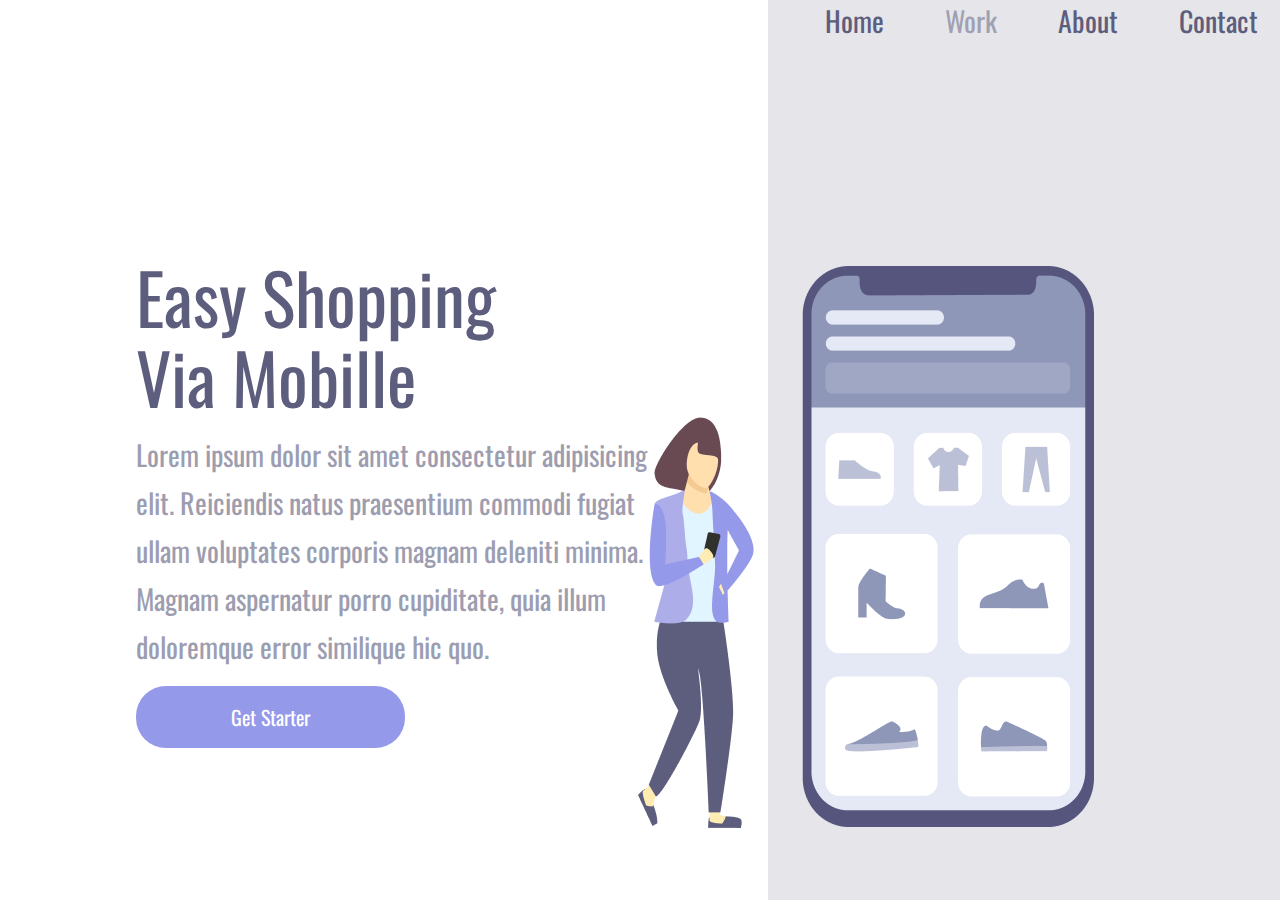
<file: index.html>
<!DOCTYPE html>
<html lang="pt-br"></html>
<head>
    <meta charset="UTF-8">
    <meta name="viewport" content="width=device-width, initial-scale=1.0">
    <title>EasyShopping</title>
    <link rel="stylesheet" href="./Projeto2css.css">
    <link rel="preconnect" href="https://fonts.googleapis.com">
    <link rel="preconnect" href="https://fonts.gstatic.com" crossorigin>
    <link href="https://fonts.googleapis.com/css2?family=Oswald:wght@200..700&family=Poppins:ital,wght@0,100;0,200;0,300;0,400;0,500;0,600;0,700;0,800;0,900;1,100;1,200;1,300;1,400;1,500;1,600;1,700;1,800;1,900&display=swap" rel="stylesheet">
</head>
<body>
            
            <div class="wrapper">
            <section class="container-left"> 
                        <h1>Easy Shopping Via Mobille</h1>
                        <p>Lorem ipsum dolor sit amet consectetur adipisicing elit. Reiciendis natus praesentium commodi fugiat ullam voluptates corporis magnam deleniti minima. Magnam aspernatur porro cupiditate, quia illum doloremque error similique hic quo.</p>
                        <button>Get Starter</button>
           </section>
           
          <section class="container-right"> 
                    
            
            <header>
           
                <a class="link-header">Home</a>
                <a class="link-header">Work</a>
                <a class="link-header">About</a>
                <a class="link-header">Contact</a>
           
                </header>
                
                <img src="./IMG/Illustration-3-3.png"> 

                </section>
            </div>

</body>
</html>
</file>
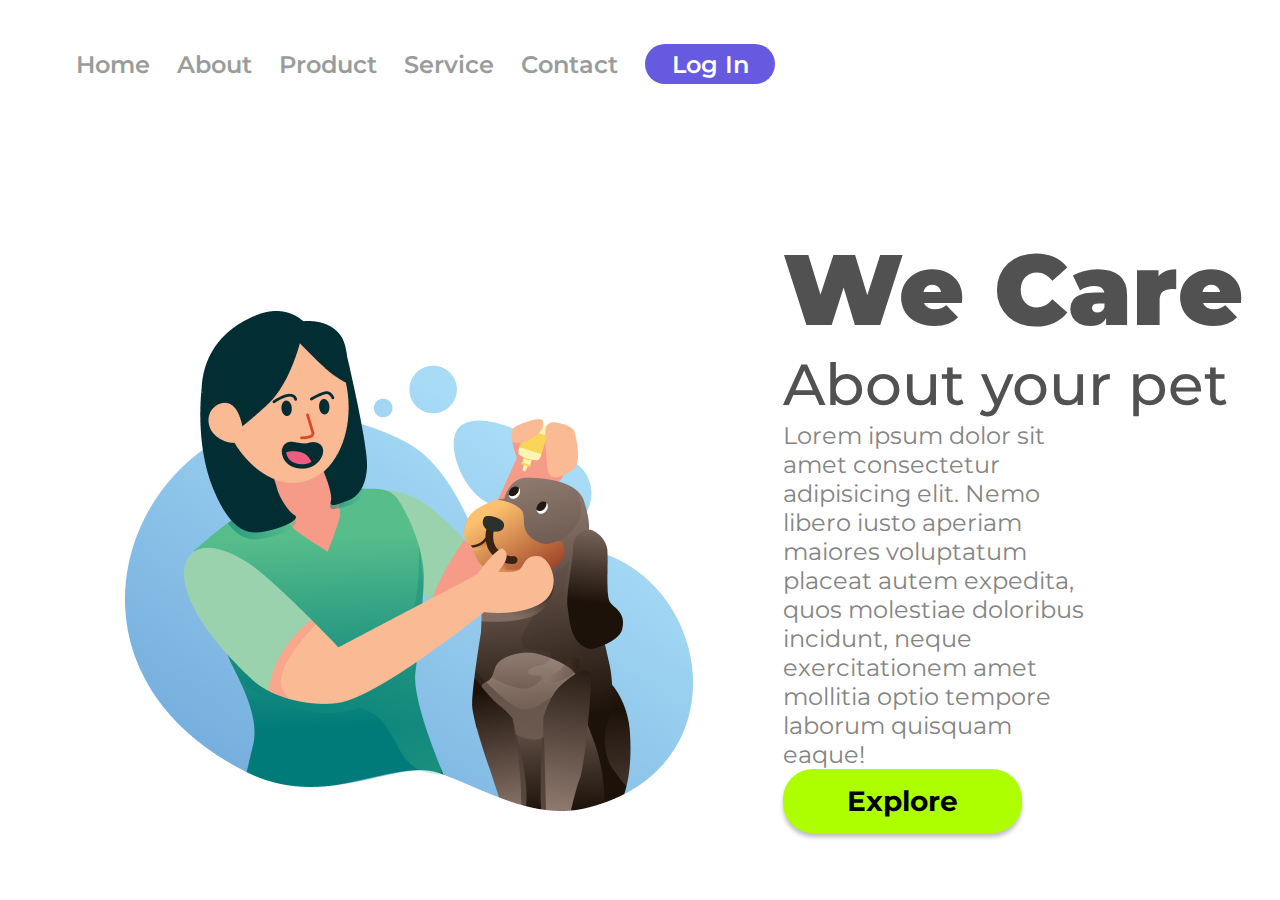
<file: index2.html>
<!DOCTYPE html>
<html lang="pt-br">
<head>
    <meta charset="UTF-8">
    <meta name="viewport" content="width=device-width, initial-scale=1.0">
    <title>wE CARE</title>
    <link rel="stylesheet" href="/projeto1.css">
    <link rel="preconnect" href="https://fonts.googleapis.com">
    <link rel="preconnect" href="https://fonts.gstatic.com" crossorigin>
    <link href="https://fonts.googleapis.com/css2?family=Montserrat:ital,wght@0,100..900;1,100..900&display=swap" rel="stylesheet">




</head>
<body>
    <header> 
        <a class="link-header">Home</a>
        <a class="link-header">About</a>
        <a class="link-header">Product</a>
        <a class="link-header">Service</a>
        <a class="link-header" >Contact</a>
        <button class="button-header">Log In</button>

    </header>

         <main>

            <img src="../IMG/Illustration 2.png"    alt="We-care-logo" class="logo-image" >

            


            <section>
                <h1>We Care</h1>
                <h2>About your pet</h2>
                <p>Lorem ipsum dolor sit amet consectetur adipisicing elit. Nemo libero iusto aperiam maiores voluptatum placeat autem expedita, quos molestiae doloribus incidunt, neque exercitationem amet mollitia optio tempore laborum quisquam eaque!</p>
                <button class="button-header2">Explore</button>
            </section>


        </main>
             
</body>
</html>
</file>
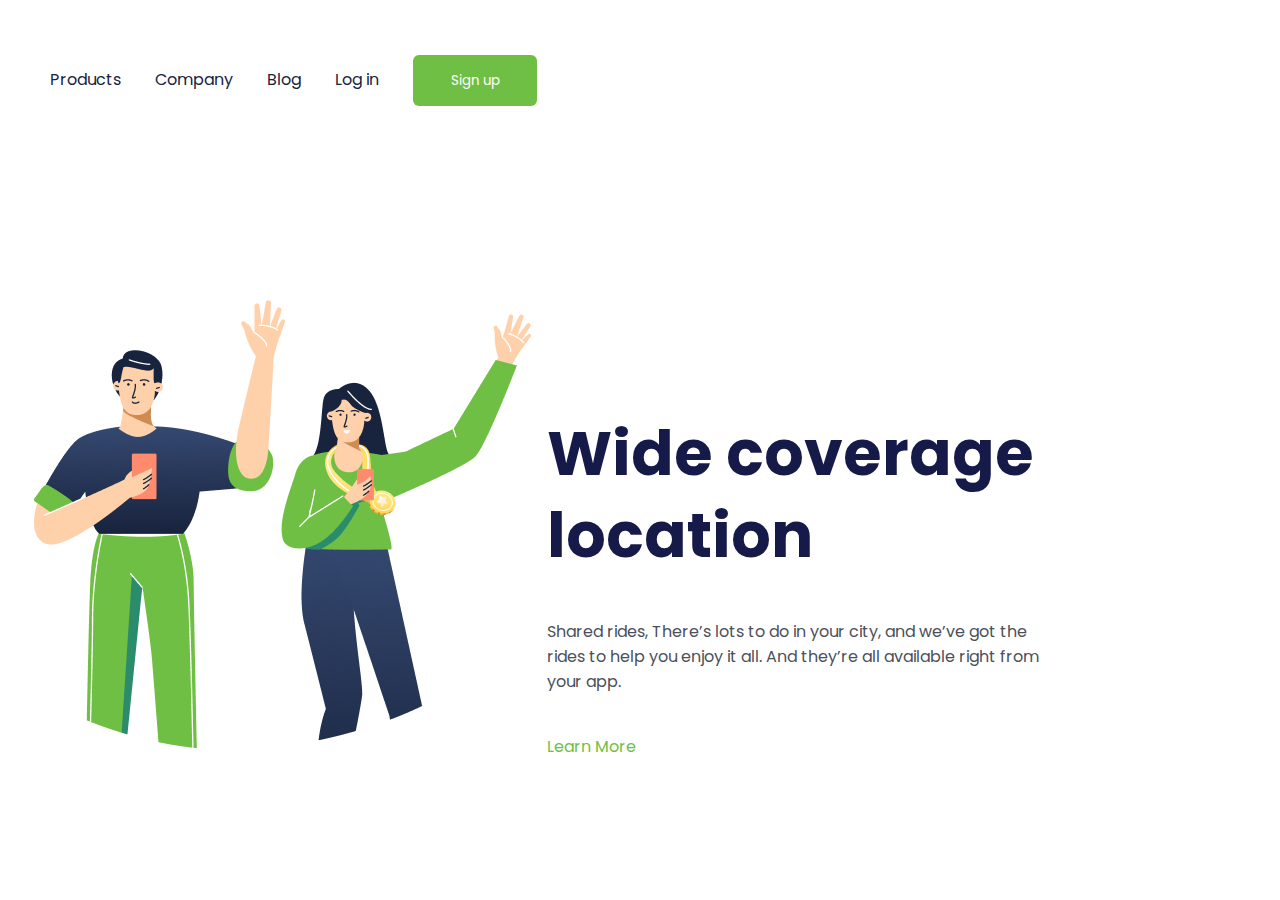
<file: ProjetoCss1.html>
<!DOCTYPE html>
<html lang="pt-br">
<head>
    <meta charset="UTF-8">
    <meta name="viewport" content="width=device-width, initial-scale=1.0">
    <title>Wide Coverage location</title>

    <link rel="stylesheet" href="./ProjetoCss1.css">
    <link rel="preconnect" href="https://fonts.googleapis.com">
    <link rel="preconnect" href="https://fonts.gstatic.com" crossorigin>
    <link href="https://fonts.googleapis.com/css2?family=Poppins:ital,wght@0,100;0,200;0,300;0,400;0,500;0,600;0,700;0,800;0,900;1,100;1,200;1,300;1,400;1,500;1,600;1,700;1,800;1,900&display=swap" rel="stylesheet">



</head>
<body>  




    <div class="embrulho">

        <section class="lado-esquerdo">


    <header>
        <a class="link-header">Products</a>
        <a class="link-header">Company</a>
        <a class="link-header">Blog</a>
        <a class="link-header">Log in</a>

            <button class="button-first">Sign up</button>



    </header>

         <img src="./IMG/Image projeto css 1.png" >

        </section>

            <section class="lado-direito">
                <h1>Wide coverage location</h1>
                <p>Shared rides, There’s lots to do in your city, and we’ve got the rides to help you enjoy it all. And they’re all available right from your app.</p>
                <a class="link">Learn More</a>


            </section>
      
    </div>

</body>
</html>
</file>
<file: Projeto2css.css>
*{
        
        margin:0;
        padding: 0;
        box-sizing: border-box;
        font-family: "Oswald", serif;
      
}

.wrapper{


    height: 100vh;
    width: 100vw;


}



.container-left{
    display:inline-block;
    width: 60%;
    padding-left: 136px;
    margin-top: 20%;


    
}



.container-right{
    display:inline-block;
    background-color: rgba(93, 93, 125, 0.16);
    width: 40%;
    height: 100vh;
    position: absolute;



}

h1{

    color: #5D5D7D;
    font-family: Oswald;
    font-size: 70px;
    font-style: normal;
    font-weight: 400;
    line-height: 80px; /* 114.286% */
    width: 368px;
}
p{
    width: 540px;
    color: #5D5D7D;
    font-family: Oswald;
    font-size: 28px;
    font-style: normal;
    font-weight: 400;
    line-height: 48px; /* 171.429% */
    opacity: 0.6;
    margin: 15px 0;

}

button{

    width: 269px;
    height: 62px;
    flex-shrink: 0;
    border-radius: 30px;
    border:none;
    color: white;
    background-color: #9499EA;
    font-size: 20px;
    font-style: normal;
    cursor: pointer;



    

}   

.link-header{

    color: #5D5D7D;
    font-family: Oswald;
    font-size: 28px;
    font-style: normal;
    font-weight: 400;
    line-height: normal;
   
    cursor: pointer;
    margin-top: 24px;
    margin-left: 57px;
    }


    img{

        position: relative;
        top: 25%;
        right: 130px;
        


    }

button:hover {

    opacity: .8;
     

}

button:active{

    opacity: .5;

}

.link-header:hover{
        opacity: .8;


}

a:nth-child(2){



    opacity:.5

}


@media screen and (max-width: 900px){

    .container-left {
        width: 100%;
        height: 50%;
        padding: 0; 
        margin: 0;
    }
    

    .container-right {

        display: block;
        height: auto;
        width: 100%;
        position: static;
        padding: 40px;


    }


        img{

            position: static;
            width:90%;
            


            
        }
    

    heaDer{

        display: none;

    }


    h1{

            font-size: 36px;
            line-height: 52px;
            width: auto;
            margin: 58px 50px 0 50px;
            text-align: center;

    }

    p{
        margin: 15px 40px;
        width:auto;
        text-align: center;
        font-size: 14px;
        line-height: 24px;

    }

    button{

        margin:0 auto;
        display: block;
    }
}
</file>
<file: projeto1.css>
*{
    font-family: "Montserrat", serif;
    margin: 0;
    padding:0;
    box-sizing: border-box;

}

header{
        
     margin: 44px 0 144px 76px


}

.link-header{


    font-weight: 600;
    font-size: 24px;
    color: #989D9C;
    cursor: pointer;
    margin-right: 23px;
    }

    .button-header{

        border-radius: 20.5px;
        width: 130px;
        height: 40px ;
        background: #665ae1;
        border: none;
        font-weight: 600;
        font-size: 24px;
        line-height: 29px;
        color: #FFFF;
        cursor: pointer;

    }


.button-header2{

   
    border-radius: 30px;
    background: rgba(173, 255, 0, 1);
    width: 239px;
    height: 64px;
    border: none;
    cursor: pointer;
    box-shadow: 0px 4px 4px 0px rgba(0, 0, 0, 0.25);
    font-family: Montserrat;
    font-weight: 700;
    font-size: 28px;
    line-height: 34.13px;
    letter-spacing: 0%;
    color: rgba(0, 0, 0, 1);






}

p{
        
    font-weight: 400;
    font-size: 24px;
    color: #848484;
    line-height: 29px;
    width: 315px;

    
   
    
    

}

.logo-image{

    width: 568;
    height: 500;
    margin-left: 125px;
    display: inline-block;
    top: -1150px;
    left: -3091px;
}

  
       
section{

    display: inline-block;
    margin-left: 86px;

}


h1{
    font-family: Montserrat;
    font-weight: 900;
    font-size: 100px;
    line-height: 122px;
    color: #515151;
    width: 582;
    height: 164;
    top: 342px;
    left: 801px;


}


h2{
    font-family: Montserrat;
    font-weight: 500;
    font-size: 58px;
    line-height: 70.7px;
    color: #515151;




}
 @media screen and (max-width: 900px){
    
    .lado-direito{
        width: 100%;        
        height:auto;
        display:block;
        padding:0;
        margin:0;
        


    }



 }
</file>
<file: ProjetoCss1.css>
*{

font-family: "Poppins";



}


    header{

            margin: 47px 0 178px 42px

            }


    .link-header{
    
        font-weight: 400;
        color: rgba(23, 35, 61, 1);
        margin-right: 30px;
        cursor: pointer;

    }

          .button-first {

            width: 124px;
            height: 51px;
            border-radius: 6px;
            border-width: 1px;
            background: rgba(111, 191, 68, 1);
            color: white;            
            border: none;
            cursor: pointer;

          }   


        h1{
            width: 582px;
            height: 164px;
            top: 342px;
            left: 801px;
            font-weight: 700;
            font-size: 62px;
            line-height: 82px;
            color: rgba(22, 26, 73, 1);
        }


        section{

            display: inline-block



        }


     
        

        .link{
            width: 112;
            height: 27;
            top: 707px;
            left: 801px;
            cursor: pointer;
            color: rgba(111, 191, 68, 1);

            


        }

        
      
        p{
            width: 493px;
            height: 99px;
            top: 553px;
            left: 801px;
            color: rgba(75, 80, 90, 1);
            margin-right: 146px;   


        }

        .logo-image{

            width: 595.17822265625;
            height: 500.0048828125;
            top: 246px;
            left: 121px;
            display: inline-block;

        }

        
        @media screen and (max-width: 1200px)

        {       

            .embrulho{
                margin: 0;
                padding:0;
                
            }
       

            .link-header{
                display:none;

            }

            .button-first{

                width: 91px;
                height: 31px;
                margin-left: 240px;
                top:10%;
                display: block;


  }



  img{
    width: 80%;
    height:auto;
    position:absolute;
    margin-top:400px;


}

h1{
    font-size: 40px;
    font-weight: 700;
    width: 350px;
    text-align: center;
    display: block;
    margin-top: none;

    
    
    
}   
    p{

        width: 360px;
        font-size: 20px;
        text-align: center;
        
    


}

    .link{

        position:static;
        margin-left: 157px;
       



        
    
    }

    

    }
</file>
